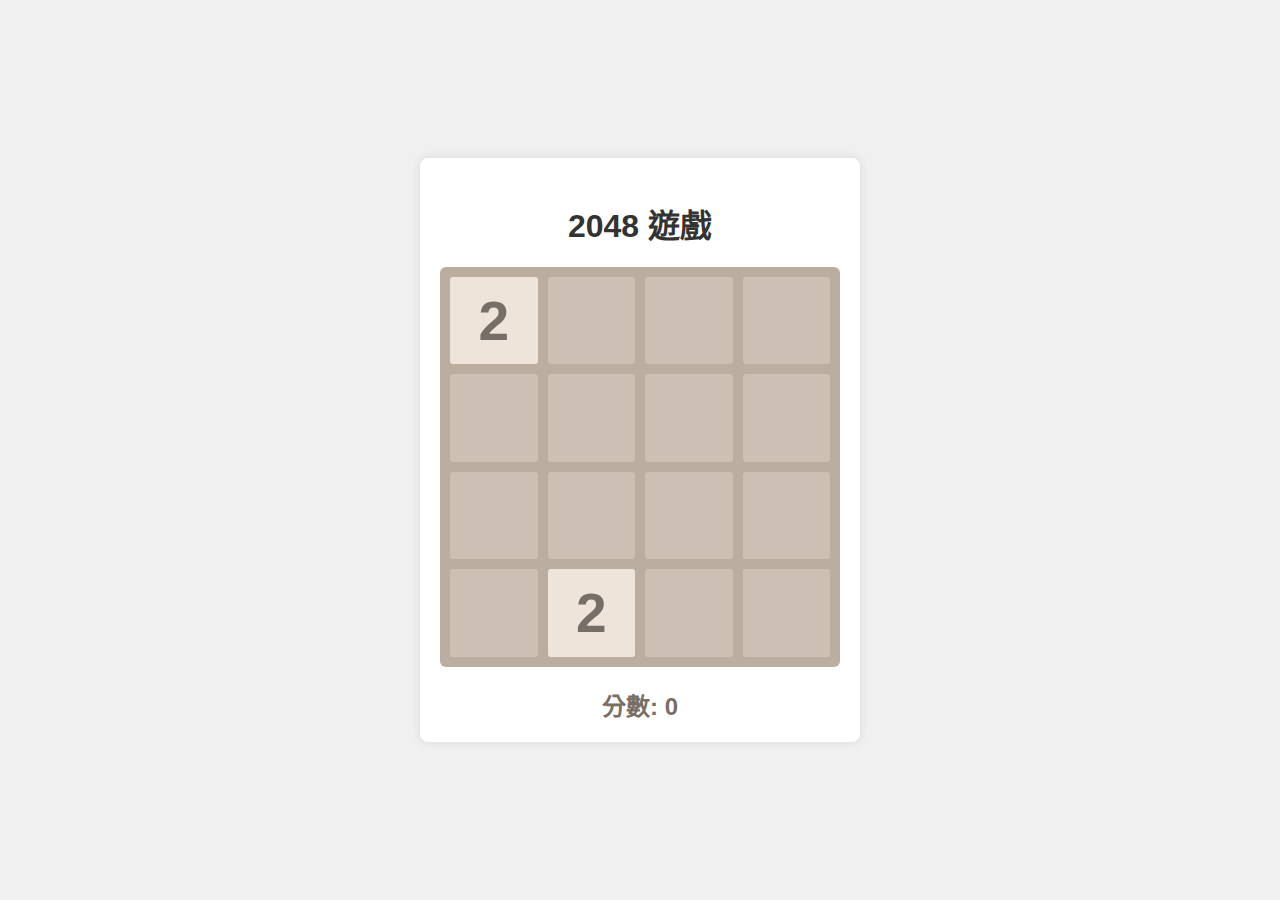
<file: 2048/index.html>
<!DOCTYPE html>
<html lang="zh-TW">

<head>
    <meta charset="UTF-8">
    <meta name="viewport" content="width=device-width, initial-scale=1.0">
    <title>2048 遊戲</title>
    <link rel="stylesheet" href="style.css">
</head>

<body>
    <div class="container">
        <h1>2048 遊戲</h1>
        <div class="game-container">
            <div class="grid-container"></div>
            <div class="game-over-overlay">
                <p>遊戲結束！</p>
                <button id="restart-button">重新開始</button>
            </div>
        </div>
        <div class="score-container">
            分數: <span id="score">0</span>
        </div>
    </div>
    <script src="script.js"></script>
</body>

</html>
</file>
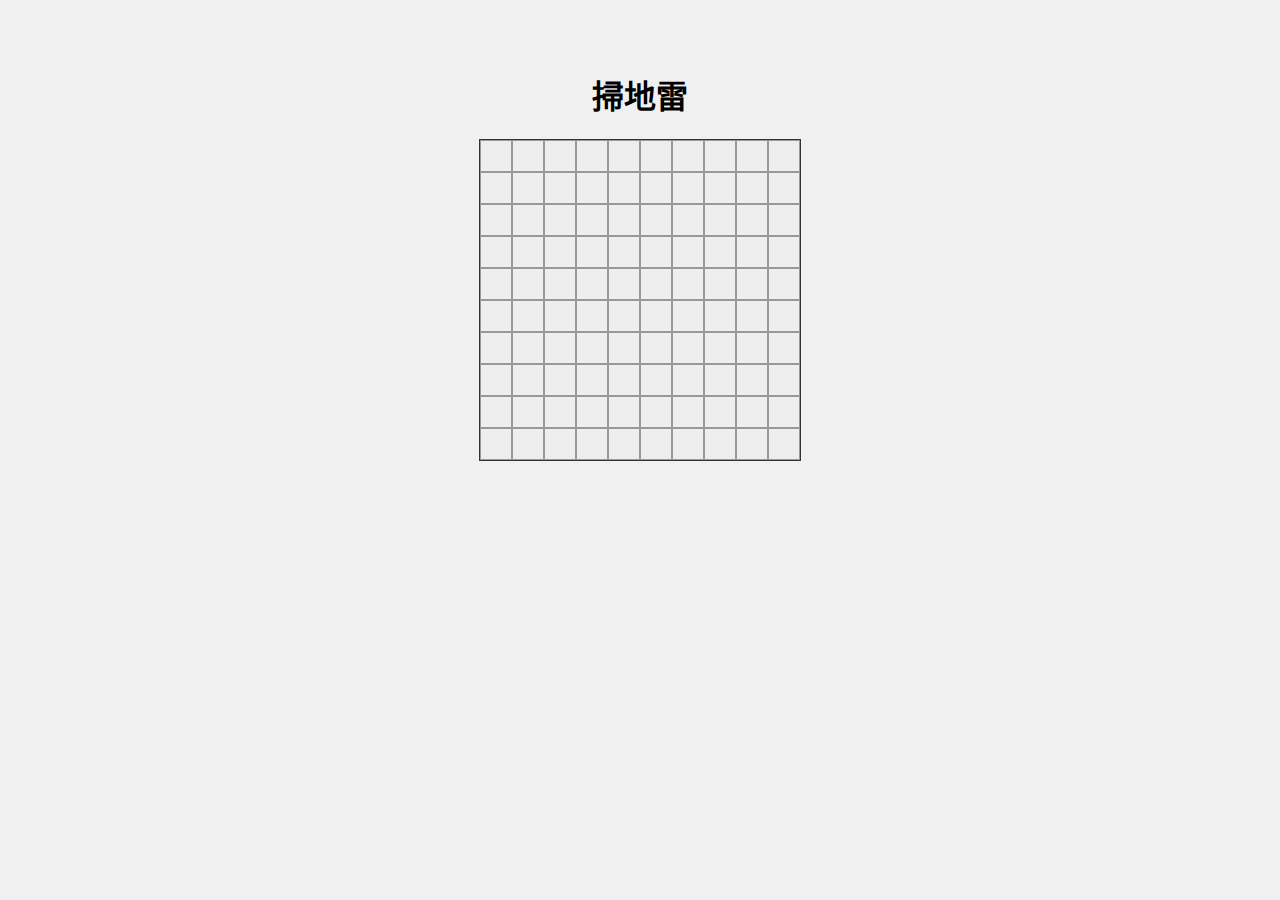
<file: bombsweeper/index.html>
<!DOCTYPE html>
<html lang="zh-TW">

<head>
    <meta charset="UTF-8">
    <meta name="viewport" content="width=device-width, initial-scale=1.0">
    <title>掃地雷</title>
    <link rel="stylesheet" href="style.css">
</head>

<body>
    <h1>掃地雷</h1>
    <div id="game-board"></div>
    <script src="script.js"></script>
</body>

</html>
</file>
<file: 2048/style.css>
body {
    font-family: Arial, sans-serif;
    display: flex;
    justify-content: center;
    align-items: center;
    min-height: 100vh;
    background-color: #f0f0f0;
    margin: 0;
}

.container {
    text-align: center;
    background-color: #fff;
    padding: 20px;
    border-radius: 8px;
    box-shadow: 0 0 10px rgba(0, 0, 0, 0.1);
}

h1 {
    color: #333;
}

.game-container {
    position: relative;
    width: 400px;
    height: 400px;
    margin: 20px auto;
    background-color: #bbada0;
    border-radius: 6px;
    padding: 10px;
    box-sizing: border-box;
}

.grid-container {
    display: grid;
    grid-template-columns: repeat(4, 1fr);
    grid-template-rows: repeat(4, 1fr);
    gap: 10px;
    width: 100%;
    height: 100%;
}

.grid-cell {
    width: 100%;
    height: 100%;
    background-color: rgba(238, 228, 218, 0.35);
    border-radius: 3px;
}

.tile {
    width: 100%;
    height: 100%;
    position: absolute;
    border-radius: 3px;
    background-color: #eee4da;
    display: flex;
    justify-content: center;
    align-items: center;
    font-size: 55px;
    font-weight: bold;
    color: #776e65;
    transition: transform 0.1s ease-in-out, background-color 0.1s ease-in-out, color 0.1s ease-in-out;
}

/* Tile colors */
.tile-2 {
    background-color: #eee4da;
    color: #776e65;
}

.tile-4 {
    background-color: #ede0c8;
    color: #776e65;
}

.tile-8 {
    background-color: #f2b179;
    color: #f9f6f2;
}

.tile-16 {
    background-color: #f59563;
    color: #f9f6f2;
}

.tile-32 {
    background-color: #f67c5f;
    color: #f9f6f2;
}

.tile-64 {
    background-color: #f65e3b;
    color: #f9f6f2;
}

.tile-128 {
    background-color: #edcf72;
    color: #f9f6f2;
    font-size: 45px;
}

.tile-256 {
    background-color: #edcc61;
    color: #f9f6f2;
    font-size: 45px;
}

.tile-512 {
    background-color: #edc850;
    color: #f9f6f2;
    font-size: 45px;
}

.tile-1024 {
    background-color: #edc53f;
    color: #f9f6f2;
    font-size: 35px;
}

.tile-2048 {
    background-color: #edc22e;
    color: #f9f6f2;
    font-size: 35px;
}

.game-over-overlay {
    position: absolute;
    top: 0;
    left: 0;
    width: 100%;
    height: 100%;
    background-color: rgba(255, 255, 255, 0.8);
    display: flex;
    flex-direction: column;
    justify-content: center;
    align-items: center;
    border-radius: 6px;
    z-index: 10;
    display: none;
    /* Hidden by default */
}

.game-over-overlay p {
    font-size: 3em;
    font-weight: bold;
    color: #776e65;
}

.game-over-overlay button {
    padding: 10px 20px;
    font-size: 1.2em;
    cursor: pointer;
    background-color: #8f7a66;
    color: #f9f6f2;
    border: none;
    border-radius: 5px;
    margin-top: 20px;
}

.score-container {
    margin-top: 20px;
    font-size: 1.5em;
    font-weight: bold;
    color: #776e65;
}
</file>
<file: bombsweeper/style.css>
body {
    font-family: Arial, sans-serif;
    display: flex;
    flex-direction: column;
    align-items: center;
    margin-top: 50px;
    background-color: #f0f0f0;
}

#game-board {
    display: grid;
    border: 1px solid #333;
    background-color: #ccc;
}

.cell {
    width: 30px;
    height: 30px;
    border: 1px solid #999;
    background-color: #eee;
    display: flex;
    justify-content: center;
    align-items: center;
    font-size: 1.2em;
    font-weight: bold;
    cursor: pointer;
}

.cell.revealed {
    background-color: #ddd;
}

.cell.mine {
    background-color: red;
}

.cell.flagged {
    background-color: yellow;
}
</file>
